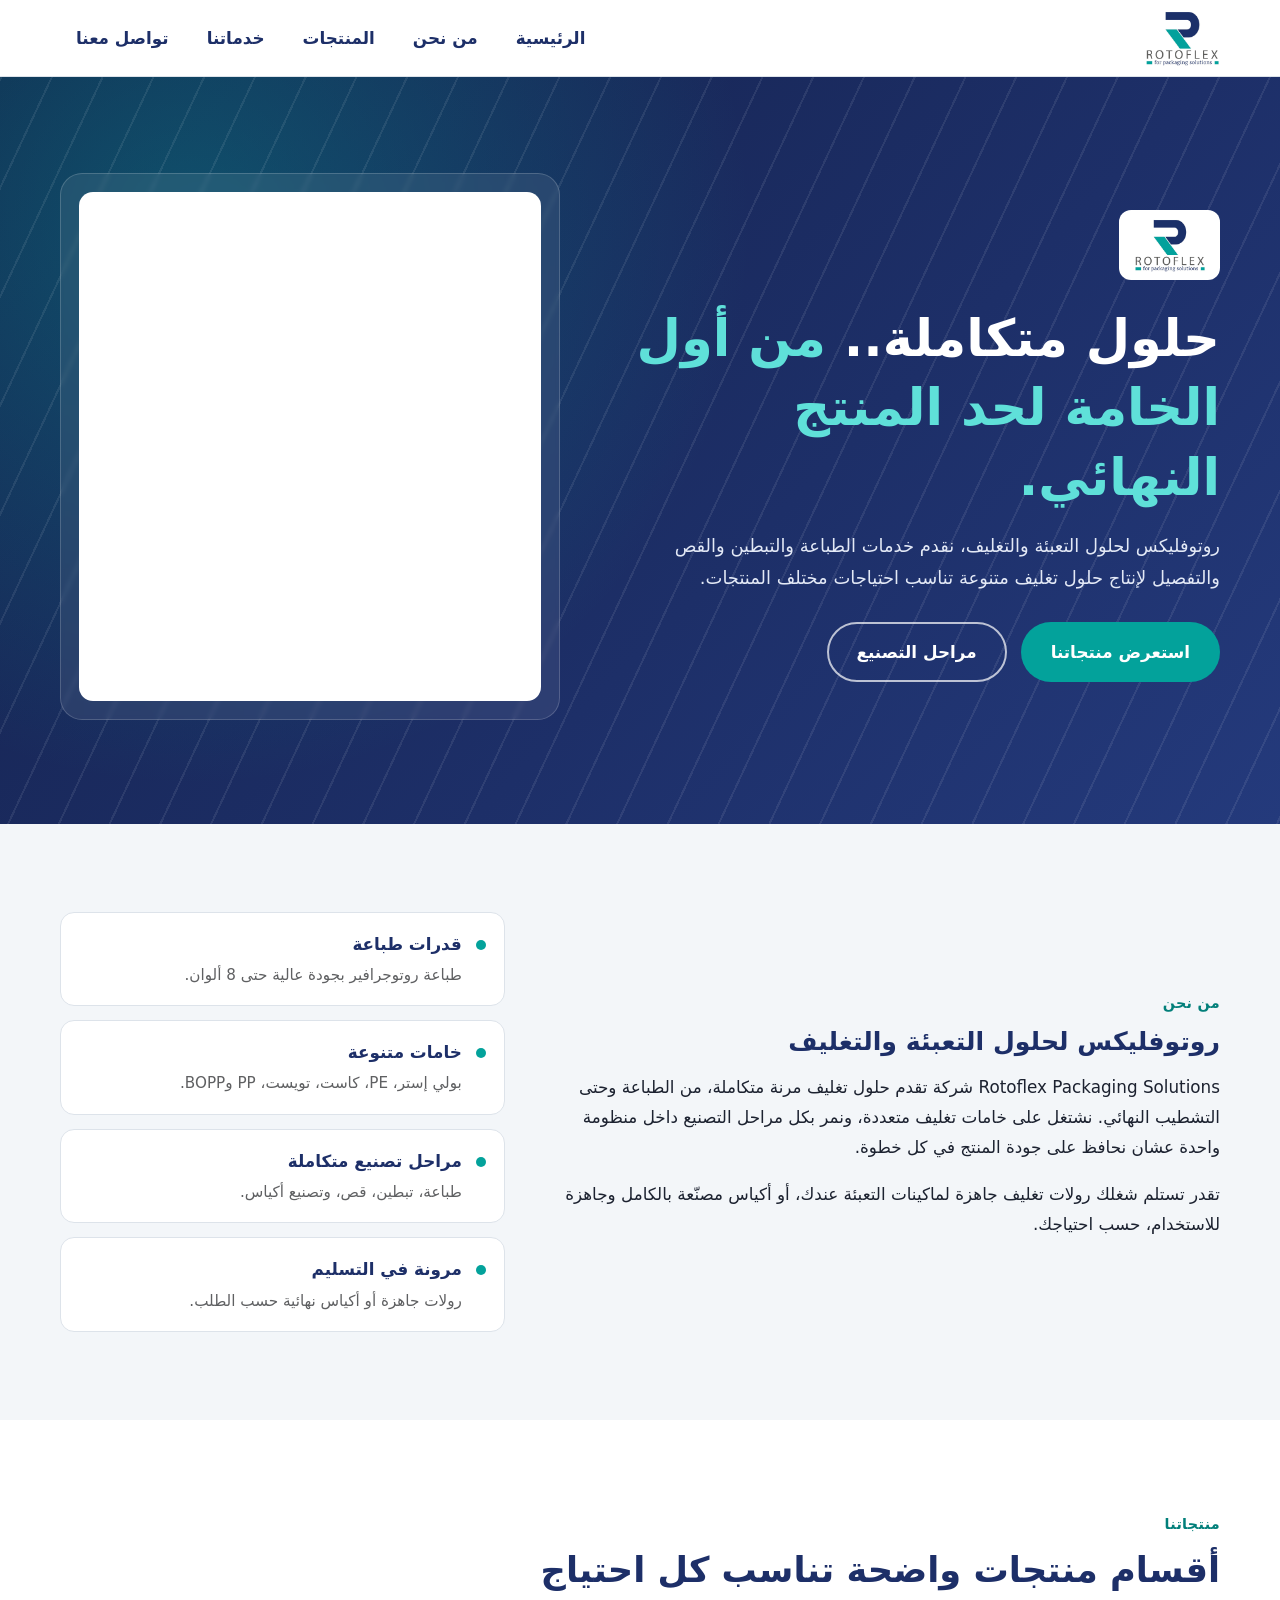
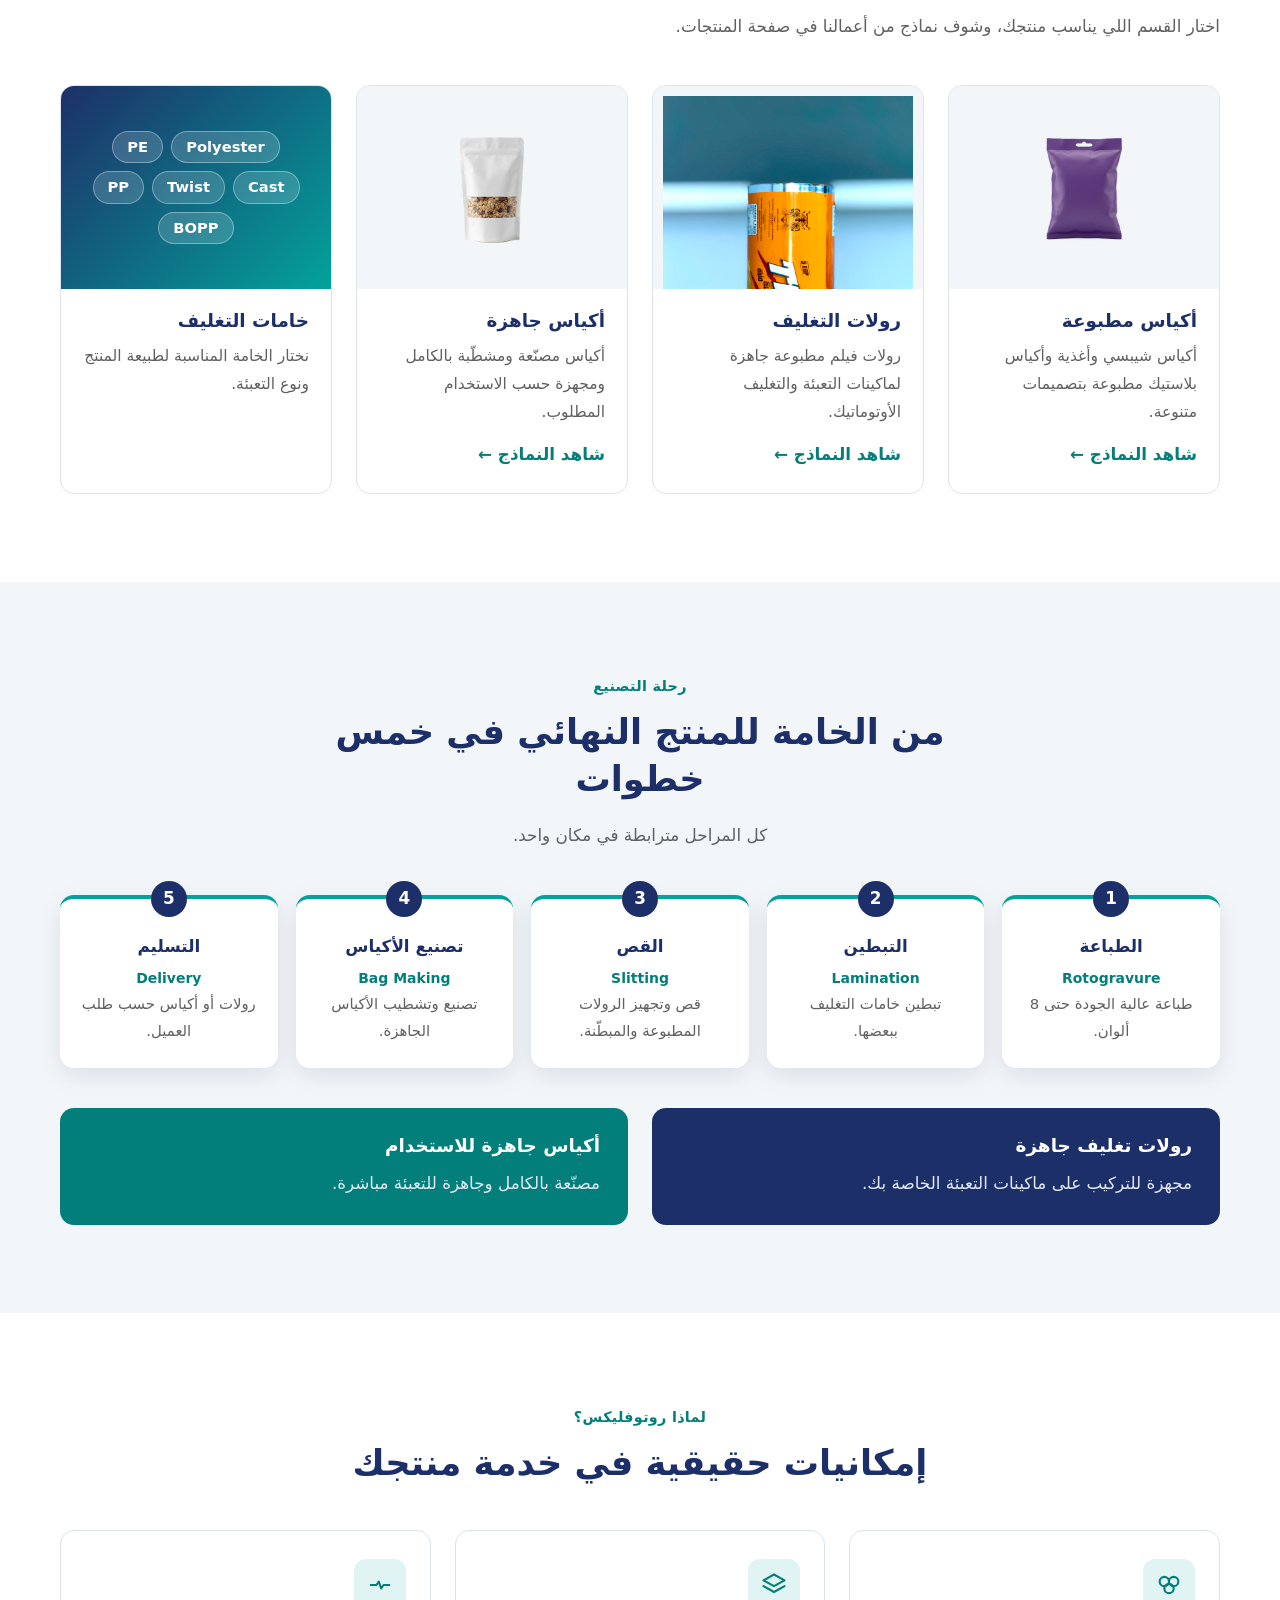
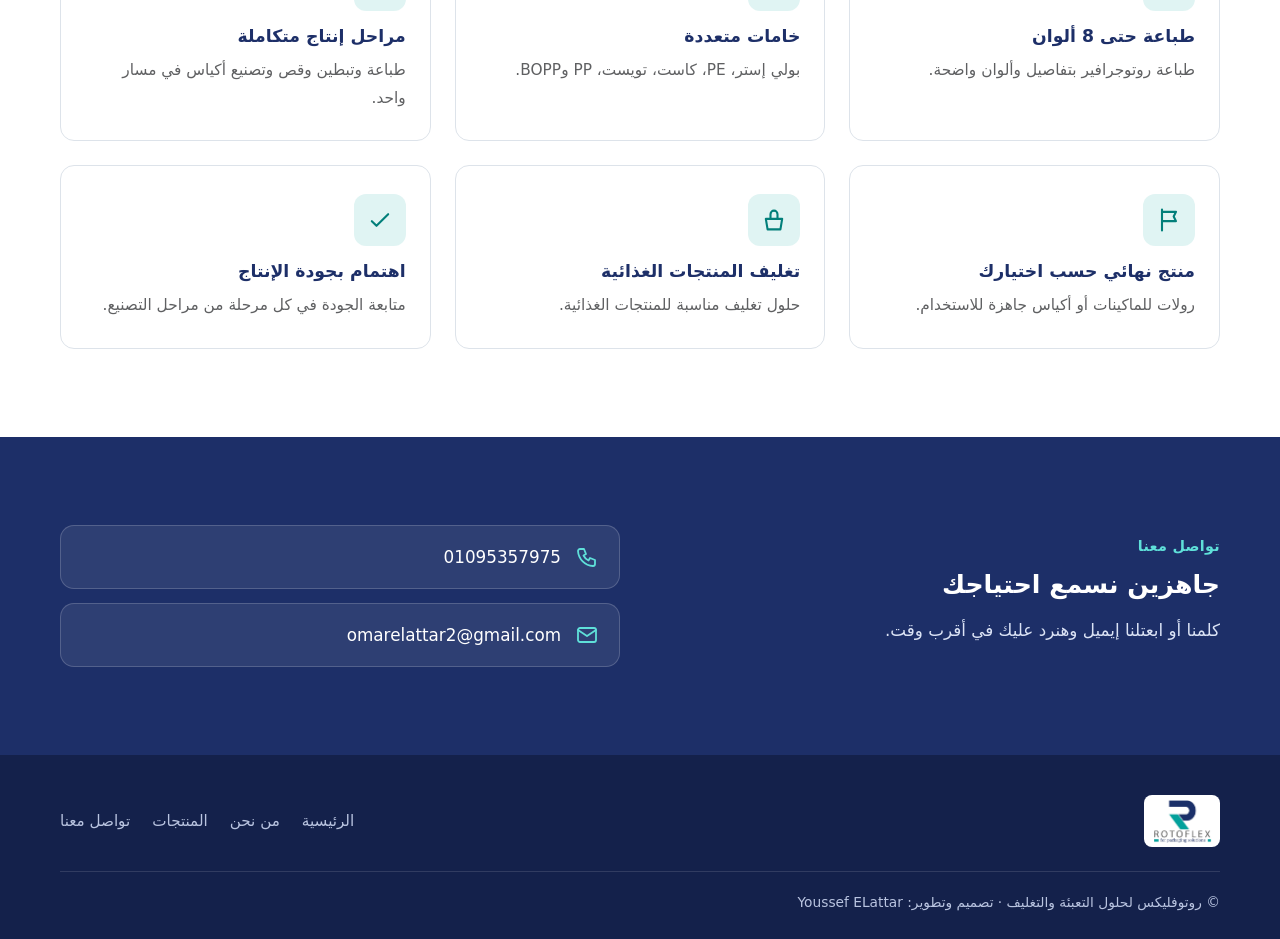
<file: index.html>
<!DOCTYPE html>
<html lang="ar" dir="rtl">

<head>
    <meta charset="UTF-8" />
    <meta name="viewport" content="width=device-width, initial-scale=1" />
    <title>روتوفليكس لحلول التعبئة والتغليف | Rotoflex Packaging Solutions</title>
    <meta name="description" content="روتوفليكس لحلول التعبئة والتغليف: طباعة روتوجرافير حتى 8 ألوان، تبطين، قص وتفصيل، وتصنيع أكياس جاهزة أو رولات تعبئة للماكينات الأوتوماتيك." />
    <meta name="theme-color" content="#1d2f68" />
    <meta property="og:title" content="روتوفليكس لحلول التعبئة والتغليف" />
    <meta property="og:description" content="حلول متكاملة.. من أول الخامة لحد المنتج النهائي." />
    <meta property="og:image" content="img/logo.jpeg" />
    <link rel="icon" href="img/logo.jpeg" />
    <link rel="stylesheet" href="home.css" />
    <link rel="stylesheet" href="responsive.css" />
</head>

<body>

    <header class="site-header">
        <div class="container nav-inner">
            <a class="brand" href="#HOME" aria-label="روتوفليكس - الرئيسية">
                <img src="img/logo.jpeg" alt="شعار روتوفليكس لحلول التعبئة والتغليف" />
            </a>
            <button class="nav-toggle" aria-label="فتح القائمة" aria-expanded="false" aria-controls="nav-links">
                <svg viewBox="0 0 24 24" fill="none" stroke="currentColor" stroke-width="2" stroke-linecap="round"><path d="M4 6h16M4 12h16M4 18h16" /></svg>
            </button>
            <nav id="nav-links" class="nav-links" aria-label="التنقل الرئيسي">
                <a href="#HOME">الرئيسية</a>
                <a href="#About">من نحن</a>
                <a href="#Products">المنتجات</a>
                <a href="#Services">خدماتنا</a>
                <a href="#contact-us">تواصل معنا</a>
            </nav>
        </div>
    </header>

    <main>
        <!-- ===== HERO ===== -->
        <section id="HOME" class="hero">
            <div class="container hero-grid">
                <div>
                    <span class="hero-logo-badge"><img src="img/logo.jpeg" alt="روتوفليكس" /></span>
                    <h1>حلول متكاملة.. <span>من أول الخامة لحد المنتج النهائي.</span></h1>
                    <p>روتوفليكس لحلول التعبئة والتغليف، نقدم خدمات الطباعة والتبطين والقص والتفصيل لإنتاج حلول تغليف متنوعة تناسب احتياجات مختلف المنتجات.</p>
                    <div class="hero-actions">
                        <a class="btn btn--primary" href="#Products">استعرض منتجاتنا</a>
                        <a class="btn btn--ghost" href="#Services">مراحل التصنيع</a>
                    </div>
                </div>
                <div class="hero-visual" aria-label="نماذج من منتجاتنا">
                    <div class="slideshow">
                        <img class="slide" src="img/green zipper2.png" alt="كيس تغليف بسوستة" />
                        <img class="slide" src="img/purpel.png" alt="كيس سناكس مطبوع" />
                        <img class="slide" src="img/twist plain.png" alt="تغليف تويست" />
                    </div>
                </div>
            </div>
        </section>

        <!-- ===== ABOUT ===== -->
        <section id="About" class="section section--soft">
            <div class="container about-grid">
                <div class="reveal">
                    <span class="eyebrow">من نحن</span>
                    <h2>روتوفليكس لحلول التعبئة والتغليف</h2>
                    <p>Rotoflex Packaging Solutions شركة تقدم حلول تغليف مرنة متكاملة، من الطباعة وحتى التشطيب النهائي. نشتغل على خامات تغليف متعددة، ونمر بكل مراحل التصنيع داخل منظومة واحدة عشان نحافظ على جودة المنتج في كل خطوة.</p>
                    <p>تقدر تستلم شغلك رولات تغليف جاهزة لماكينات التعبئة عندك، أو أكياس مصنّعة بالكامل وجاهزة للاستخدام، حسب احتياجك.</p>
                </div>
                <ul class="about-points reveal">
                    <li><span class="dot"></span><div><strong>قدرات طباعة</strong><span>طباعة روتوجرافير بجودة عالية حتى 8 ألوان.</span></div></li>
                    <li><span class="dot"></span><div><strong>خامات متنوعة</strong><span>بولي إستر، PE، كاست، تويست، PP وBOPP.</span></div></li>
                    <li><span class="dot"></span><div><strong>مراحل تصنيع متكاملة</strong><span>طباعة، تبطين، قص، وتصنيع أكياس.</span></div></li>
                    <li><span class="dot"></span><div><strong>مرونة في التسليم</strong><span>رولات جاهزة أو أكياس نهائية حسب الطلب.</span></div></li>
                </ul>
            </div>
        </section>

        <!-- ===== PRODUCTS ===== -->
        <section id="Products" class="section">
            <div class="container">
                <div class="section-head reveal">
                    <span class="eyebrow">منتجاتنا</span>
                    <h2>أقسام منتجات واضحة تناسب كل احتياج</h2>
                    <p>اختار القسم اللي يناسب منتجك، وشوف نماذج من أعمالنا في صفحة المنتجات.</p>
                </div>
                <div class="cat-grid">
                    <a class="cat-card reveal" href="products.html">
                        <div class="cat-media"><img src="img/purpel.png" alt="كيس سناكس مطبوع" loading="lazy" /></div>
                        <div class="cat-body">
                            <h3>أكياس مطبوعة</h3>
                            <p>أكياس شيبسي وأغذية وأكياس بلاستيك مطبوعة بتصميمات متنوعة.</p>
                            <span class="cat-link">شاهد النماذج ←</span>
                        </div>
                    </a>
                    <a class="cat-card reveal" href="products.html#rolls">
                        <div class="cat-media"><img src="img/Taiger cheese.jpeg" alt="رول تغليف مطبوع" loading="lazy" /></div>
                        <div class="cat-body">
                            <h3>رولات التغليف</h3>
                            <p>رولات فيلم مطبوعة جاهزة لماكينات التعبئة والتغليف الأوتوماتيك.</p>
                            <span class="cat-link">شاهد النماذج ←</span>
                        </div>
                    </a>
                    <a class="cat-card reveal" href="products.html#ready">
                        <div class="cat-media"><img src="img/white zipper.png" alt="كيس جاهز بسوستة" loading="lazy" /></div>
                        <div class="cat-body">
                            <h3>أكياس جاهزة</h3>
                            <p>أكياس مصنّعة ومشطّبة بالكامل ومجهزة حسب الاستخدام المطلوب.</p>
                            <span class="cat-link">شاهد النماذج ←</span>
                        </div>
                    </a>
                    <div class="cat-card reveal">
                        <div class="cat-media cat-media--materials">
                            <ul aria-label="خامات التغليف">
                                <li>Polyester</li><li>PE</li><li>Cast</li><li>Twist</li><li>PP</li><li>BOPP</li>
                            </ul>
                        </div>
                        <div class="cat-body">
                            <h3>خامات التغليف</h3>
                            <p>نختار الخامة المناسبة لطبيعة المنتج ونوع التعبئة.</p>
                        </div>
                    </div>
                </div>
            </div>
        </section>

        <!-- ===== SERVICES / JOURNEY ===== -->
        <section id="Services" class="section section--soft">
            <div class="container">
                <div class="section-head section-head--center reveal">
                    <span class="eyebrow">رحلة التصنيع</span>
                    <h2>من الخامة للمنتج النهائي في خمس خطوات</h2>
                    <p>كل المراحل مترابطة في مكان واحد.</p>
                </div>
                <ol class="journey" style="list-style:none;padding:0;margin:0">
                    <li class="step reveal"><h3>الطباعة</h3><small>Rotogravure</small><p>طباعة عالية الجودة حتى 8 ألوان.</p></li>
                    <li class="step reveal"><h3>التبطين</h3><small>Lamination</small><p>تبطين خامات التغليف ببعضها.</p></li>
                    <li class="step reveal"><h3>القص</h3><small>Slitting</small><p>قص وتجهيز الرولات المطبوعة والمبطّنة.</p></li>
                    <li class="step reveal"><h3>تصنيع الأكياس</h3><small>Bag Making</small><p>تصنيع وتشطيب الأكياس الجاهزة.</p></li>
                    <li class="step reveal"><h3>التسليم</h3><small>Delivery</small><p>رولات أو أكياس حسب طلب العميل.</p></li>
                </ol>
                <div class="outputs">
                    <div class="output reveal"><h3>رولات تغليف جاهزة</h3><p>مجهزة للتركيب على ماكينات التعبئة الخاصة بك.</p></div>
                    <div class="output reveal"><h3>أكياس جاهزة للاستخدام</h3><p>مصنّعة بالكامل وجاهزة للتعبئة مباشرة.</p></div>
                </div>
            </div>
        </section>

        <!-- ===== WHY ===== -->
        <section id="Why" class="section">
            <div class="container">
                <div class="section-head section-head--center reveal">
                    <span class="eyebrow">لماذا روتوفليكس؟</span>
                    <h2>إمكانيات حقيقية في خدمة منتجك</h2>
                </div>
                <div class="why-grid">
                    <article class="why-card reveal">
                        <div class="why-icon"><svg viewBox="0 0 24 24" fill="none" stroke="currentColor" stroke-width="1.8" stroke-linecap="round" stroke-linejoin="round" aria-hidden="true"><circle cx="8" cy="9" r="4"/><circle cx="16" cy="9" r="4"/><circle cx="12" cy="15" r="4"/></svg></div>
                        <h3>طباعة حتى 8 ألوان</h3><p>طباعة روتوجرافير بتفاصيل وألوان واضحة.</p>
                    </article>
                    <article class="why-card reveal">
                        <div class="why-icon"><svg viewBox="0 0 24 24" fill="none" stroke="currentColor" stroke-width="1.8" stroke-linecap="round" stroke-linejoin="round" aria-hidden="true"><path d="M12 3l9 5-9 5-9-5 9-5z"/><path d="M3 13l9 5 9-5"/></svg></div>
                        <h3>خامات متعددة</h3><p>بولي إستر، PE، كاست، تويست، PP وBOPP.</p>
                    </article>
                    <article class="why-card reveal">
                        <div class="why-icon"><svg viewBox="0 0 24 24" fill="none" stroke="currentColor" stroke-width="1.8" stroke-linecap="round" stroke-linejoin="round" aria-hidden="true"><path d="M4 12h5l2-3 2 6 2-3h5"/></svg></div>
                        <h3>مراحل إنتاج متكاملة</h3><p>طباعة وتبطين وقص وتصنيع أكياس في مسار واحد.</p>
                    </article>
                    <article class="why-card reveal">
                        <div class="why-icon"><svg viewBox="0 0 24 24" fill="none" stroke="currentColor" stroke-width="1.8" stroke-linecap="round" stroke-linejoin="round" aria-hidden="true"><path d="M6 3v18M6 5h12l-2 4 2 4H6"/></svg></div>
                        <h3>منتج نهائي حسب اختيارك</h3><p>رولات للماكينات أو أكياس جاهزة للاستخدام.</p>
                    </article>
                    <article class="why-card reveal">
                        <div class="why-icon"><svg viewBox="0 0 24 24" fill="none" stroke="currentColor" stroke-width="1.8" stroke-linecap="round" stroke-linejoin="round" aria-hidden="true"><path d="M5 11h14l-1.5 9h-11L5 11z"/><path d="M9 11V7a3 3 0 016 0v4"/></svg></div>
                        <h3>تغليف المنتجات الغذائية</h3><p>حلول تغليف مناسبة للمنتجات الغذائية.</p>
                    </article>
                    <article class="why-card reveal">
                        <div class="why-icon"><svg viewBox="0 0 24 24" fill="none" stroke="currentColor" stroke-width="1.8" stroke-linecap="round" stroke-linejoin="round" aria-hidden="true"><path d="M5 13l4 4L19 7"/></svg></div>
                        <h3>اهتمام بجودة الإنتاج</h3><p>متابعة الجودة في كل مرحلة من مراحل التصنيع.</p>
                    </article>
                </div>
            </div>
        </section>

        <!-- ===== CONTACT ===== -->
        <section id="contact-us" class="section contact">
            <div class="container contact-grid">
                <div class="reveal">
                    <span class="eyebrow" style="color:#5fe0d9">تواصل معنا</span>
                    <h2>جاهزين نسمع احتياجك</h2>
                    <p>كلمنا أو ابعتلنا إيميل وهنرد عليك في أقرب وقت.</p>
                </div>
                <div class="contact-list reveal">
                    <a href="tel:01095357975">
                        <svg viewBox="0 0 24 24" fill="none" stroke="currentColor" stroke-width="1.8" stroke-linecap="round" stroke-linejoin="round" aria-hidden="true"><path d="M5 4h4l2 5-2.5 1.5a11 11 0 005 5L15 13l5 2v4a2 2 0 01-2 2A16 16 0 013 6a2 2 0 012-2z"/></svg>
                        <span>01095357975</span>
                    </a>
                    <a href="mailto:omarelattar2@gmail.com">
                        <svg viewBox="0 0 24 24" fill="none" stroke="currentColor" stroke-width="1.8" stroke-linecap="round" stroke-linejoin="round" aria-hidden="true"><rect x="3" y="5" width="18" height="14" rx="2"/><path d="M3 7l9 6 9-6"/></svg>
                        <span>omarelattar2@gmail.com</span>
                    </a>
                </div>
            </div>
        </section>
    </main>

    <footer class="site-footer">
        <div class="container">
            <div class="footer-top">
                <div class="footer-brand"><img src="img/logo.jpeg" alt="روتوفليكس" /></div>
                <nav class="footer-links" aria-label="روابط التذييل">
                    <a href="#HOME">الرئيسية</a>
                    <a href="#About">من نحن</a>
                    <a href="products.html">المنتجات</a>
                    <a href="#contact-us">تواصل معنا</a>
                </nav>
            </div>
            <div class="footer-bottom">© روتوفليكس لحلول التعبئة والتغليف · تصميم وتطوير: Youssef ELattar</div>
        </div>
    </footer>

    <script src="script.js"></script>
</body>

</html>
</file>
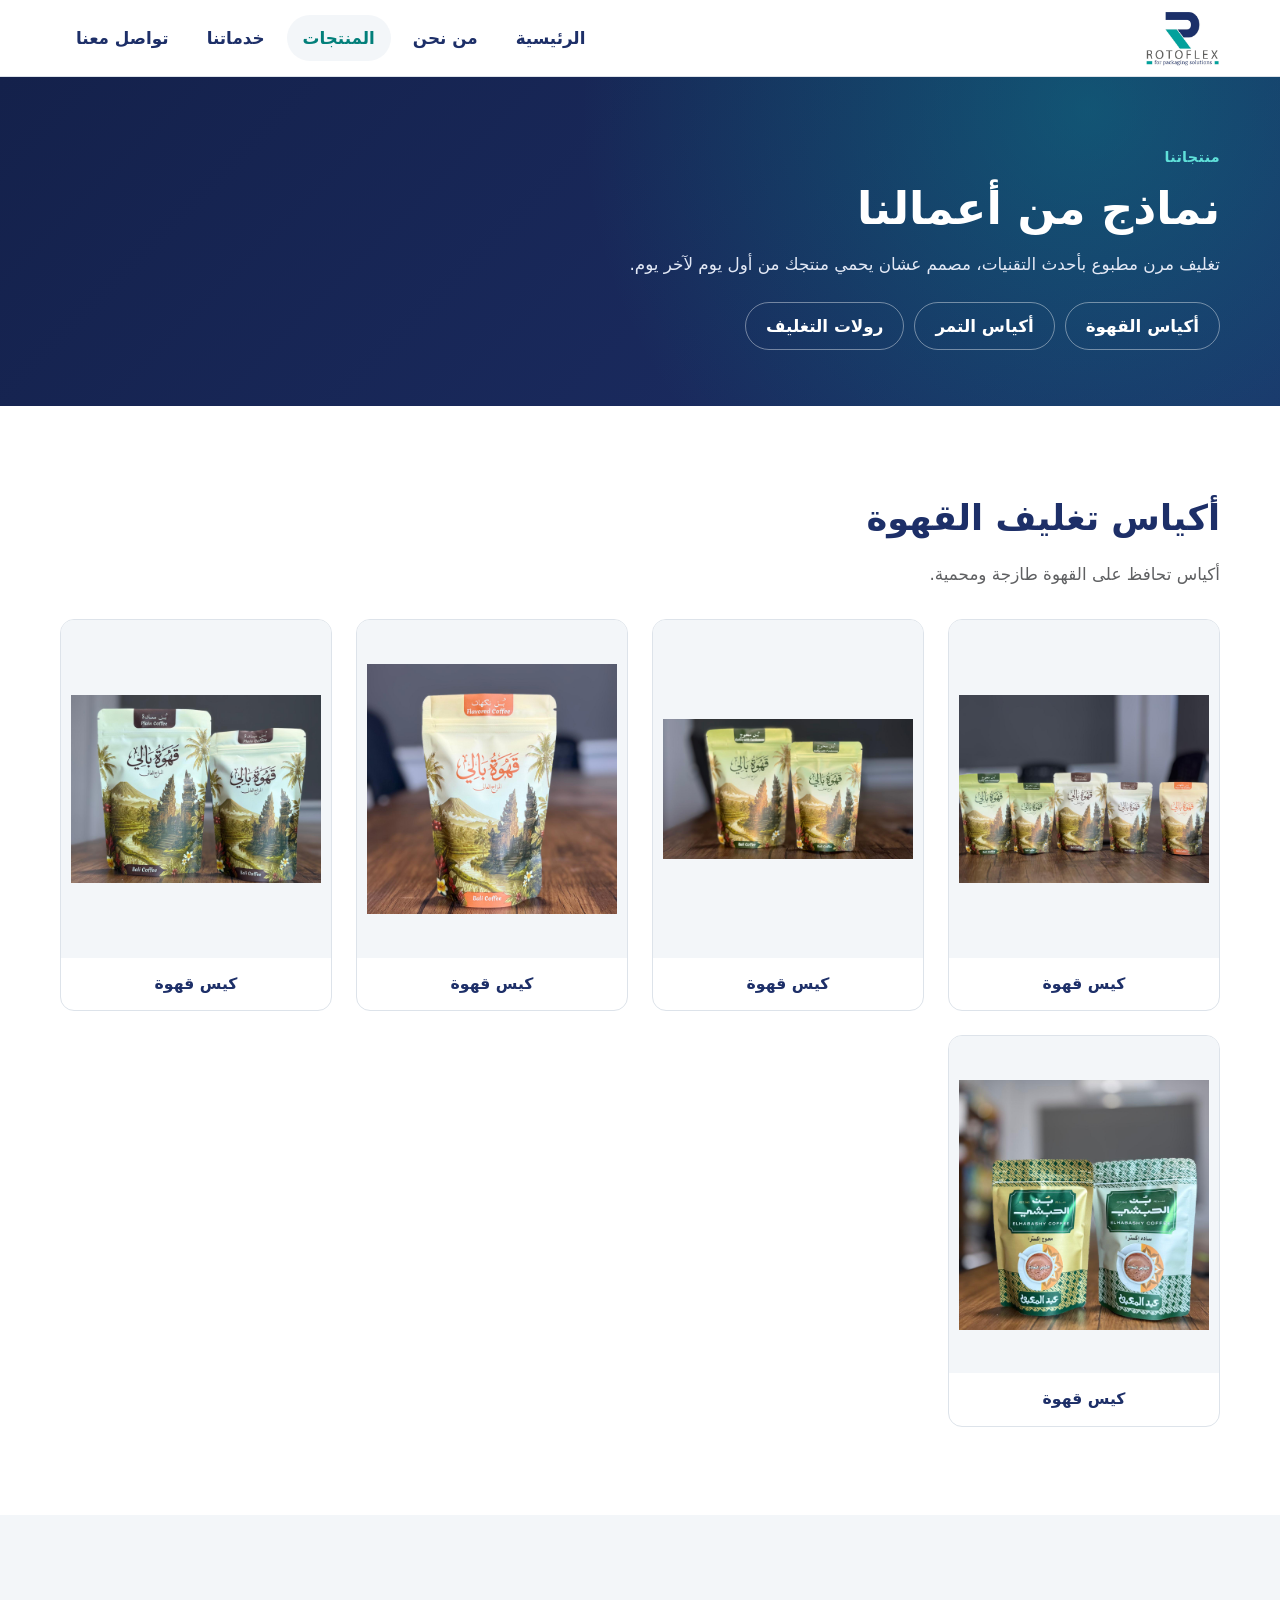
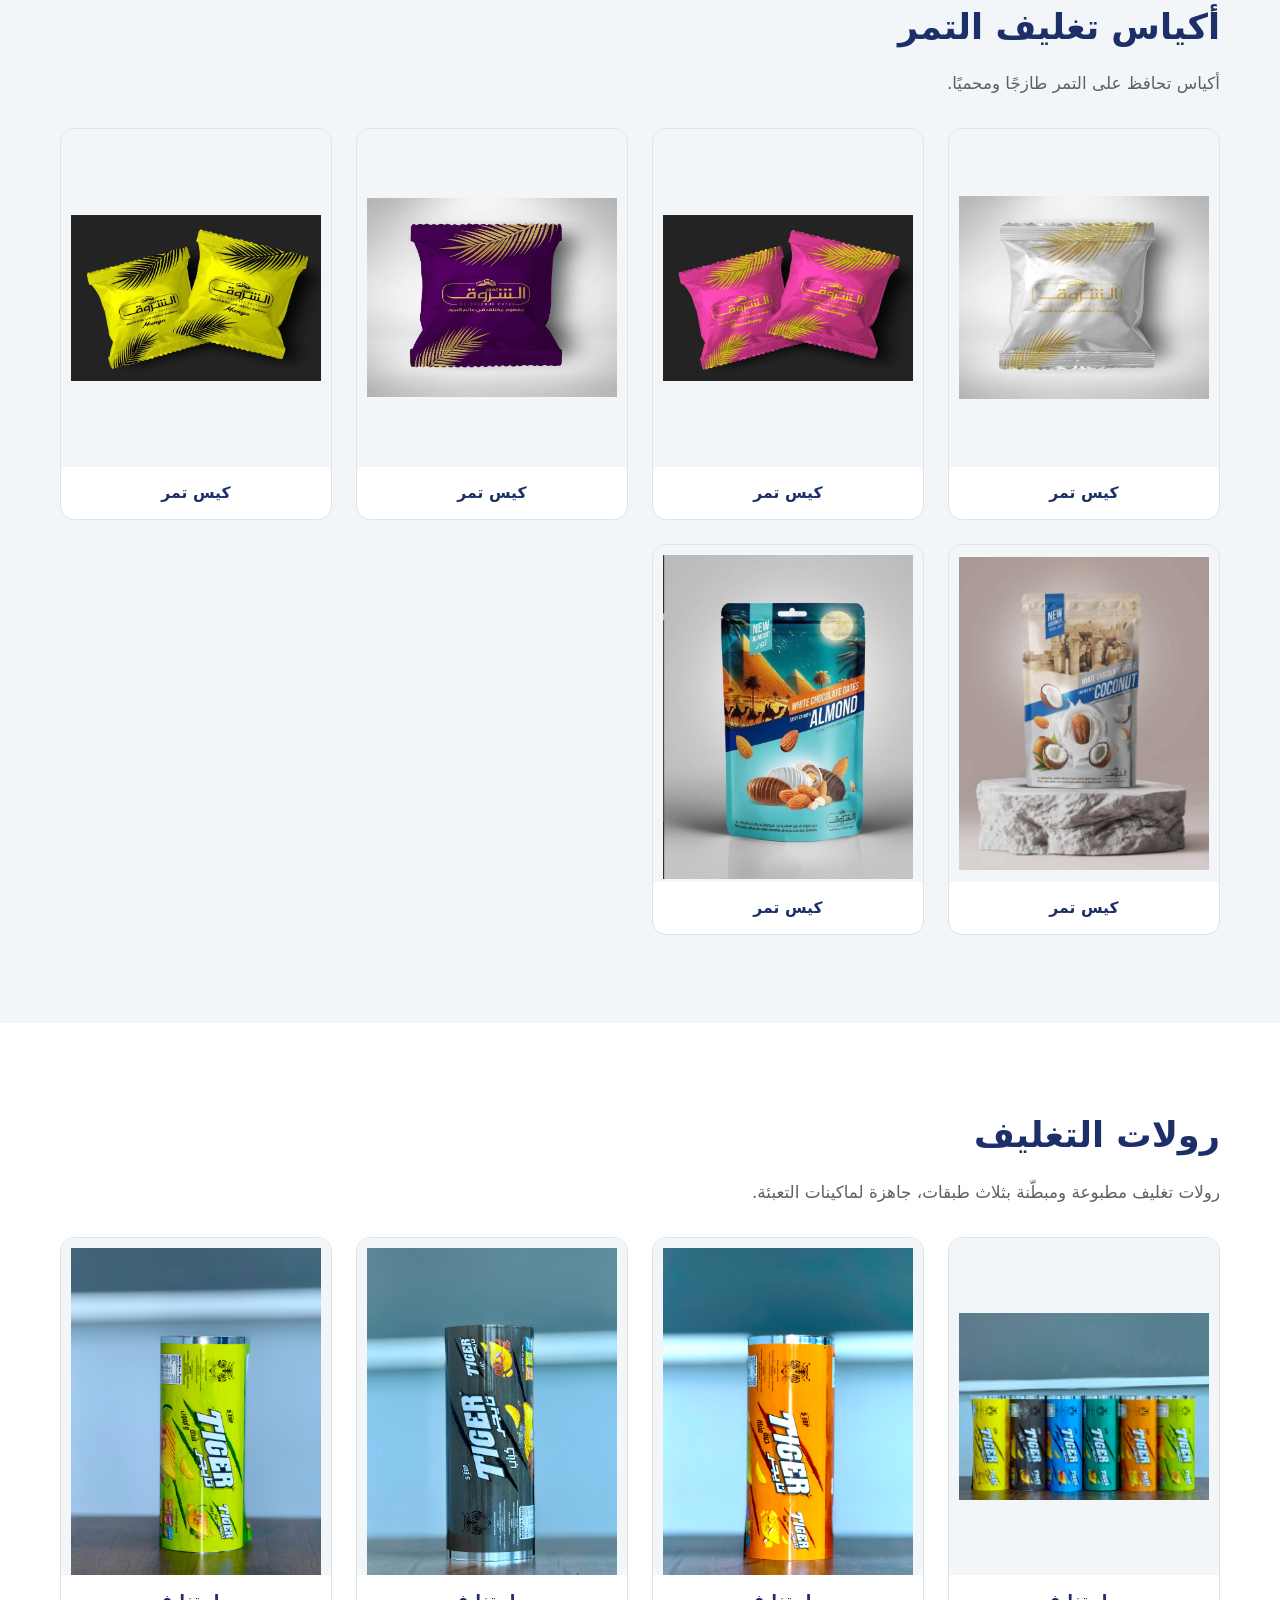
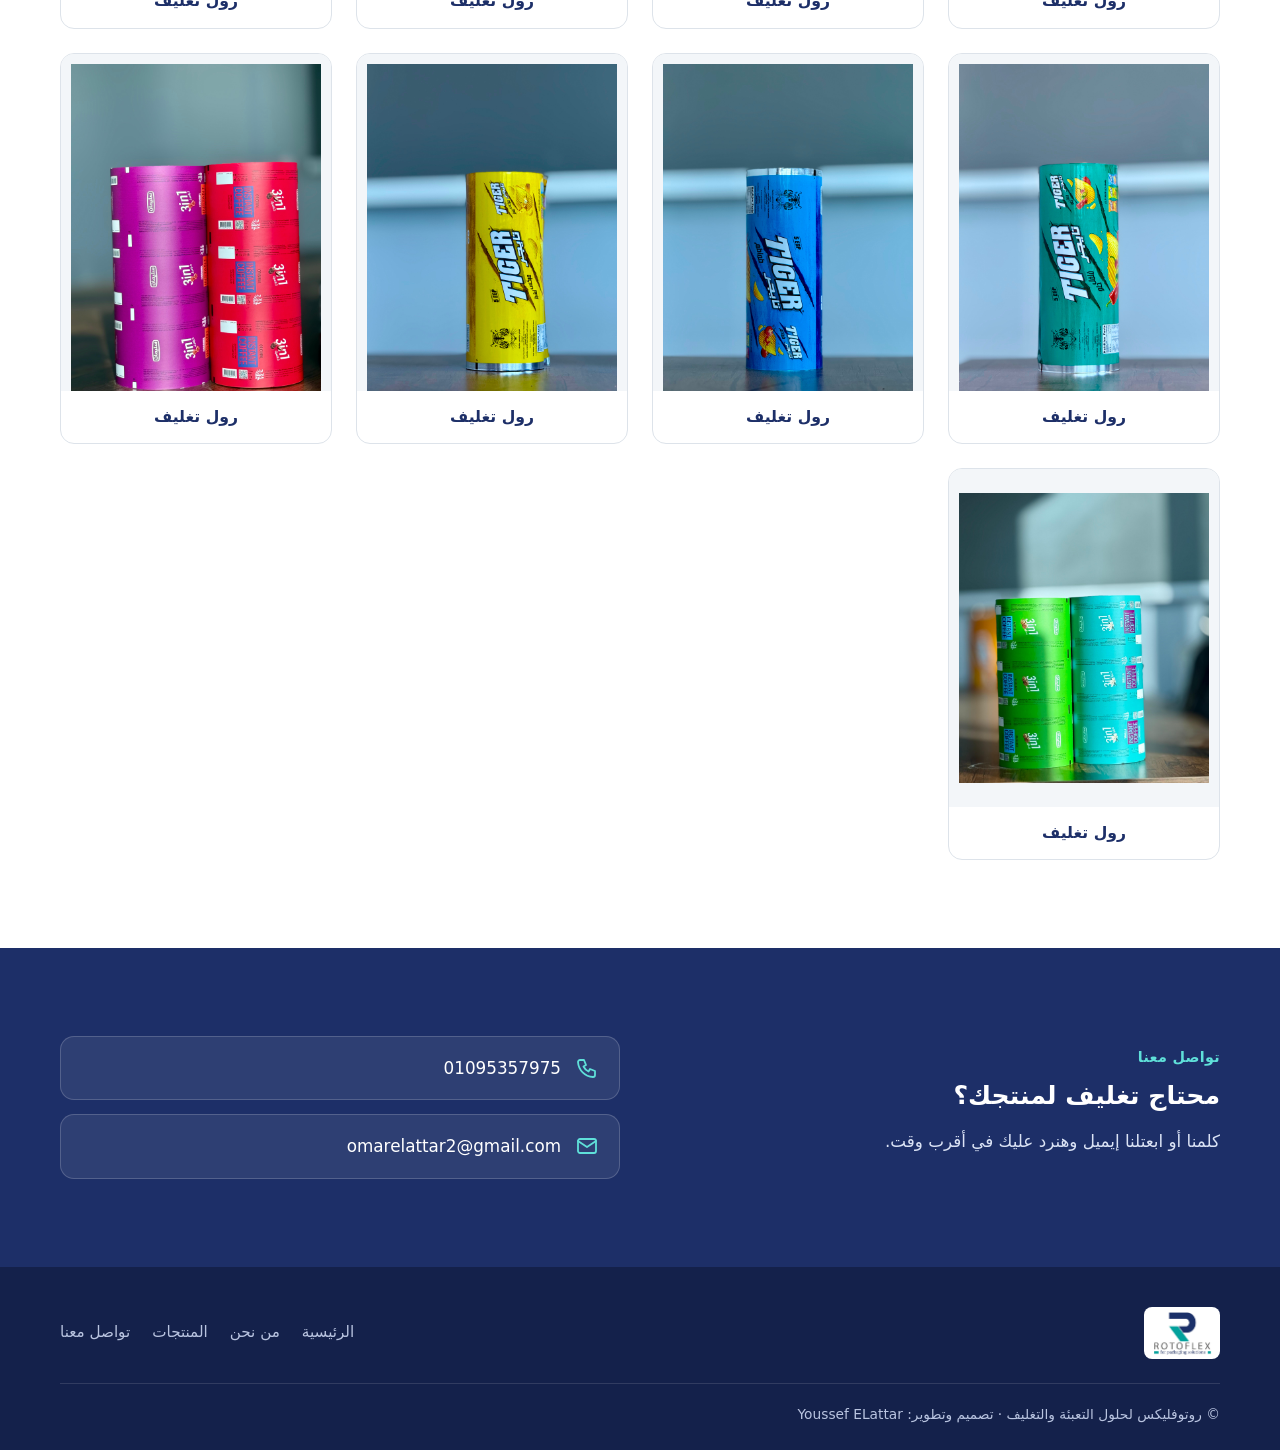
<file: products.html>
<!DOCTYPE html>
<html lang="ar" dir="rtl">

<head>
    <meta charset="UTF-8" />
    <meta name="viewport" content="width=device-width, initial-scale=1" />
    <title>المنتجات | روتوفليكس لحلول التعبئة والتغليف</title>
    <meta name="description" content="نماذج من أعمال روتوفليكس: أكياس تغليف مطبوعة، أكياس جاهزة، ورولات تعبئة مطبوعة لماكينات التعبئة الأوتوماتيك." />
    <meta name="theme-color" content="#1d2f68" />
    <link rel="icon" href="img/logo.jpeg" />
    <link rel="stylesheet" href="home.css" />
    <link rel="stylesheet" href="products.css" />
    <link rel="stylesheet" href="responsive.css" />
</head>

<body>

    <header class="site-header">
        <div class="container nav-inner">
            <a class="brand" href="index.html#HOME" aria-label="روتوفليكس - الرئيسية">
                <img src="img/logo.jpeg" alt="شعار روتوفليكس لحلول التعبئة والتغليف" />
            </a>
            <button class="nav-toggle" aria-label="فتح القائمة" aria-expanded="false" aria-controls="nav-links">
                <svg viewBox="0 0 24 24" fill="none" stroke="currentColor" stroke-width="2" stroke-linecap="round"><path d="M4 6h16M4 12h16M4 18h16" /></svg>
            </button>
            <nav id="nav-links" class="nav-links" aria-label="التنقل الرئيسي">
                <a href="index.html#HOME">الرئيسية</a>
                <a href="index.html#About">من نحن</a>
                <a href="products.html" aria-current="page">المنتجات</a>
                <a href="index.html#Services">خدماتنا</a>
                <a href="#contact-us">تواصل معنا</a>
            </nav>
        </div>
    </header>

    <main>
        <section id="Products" class="page-hero">
            <div class="container">
                <span class="eyebrow" style="color:#5fe0d9">منتجاتنا</span>
                <h1>نماذج من أعمالنا</h1>
                <p>تغليف مرن مطبوع بأحدث التقنيات، مصمم عشان يحمي منتجك من أول يوم لآخر يوم.</p>
                <nav class="chips" aria-label="أقسام المنتجات">
                    <a href="#ready">أكياس القهوة</a>
                    <a href="#dates">أكياس التمر</a>
                    <a href="#rolls">رولات التغليف</a>
                </nav>
            </div>
        </section>

        <section id="ready" class="section">
            <div class="container">
                <div class="section-head">
                    <h2>أكياس تغليف القهوة</h2>
                    <p>أكياس تحافظ على القهوة طازجة ومحمية.</p>
                </div>
                <div class="p-grid">
                    <figure class="p-card"><div class="p-media"><img src="img/Image 2026-08-17 at 5.00.10 PM.jpeg" alt="كيس تغليف قهوة مطبوع" loading="lazy" /></div><figcaption>كيس قهوة</figcaption></figure>
                    <figure class="p-card"><div class="p-media"><img src="img/WhatsApp Image 2026-08-17 at 5.00.10 PM (1).jpeg" alt="كيس تغليف قهوة مطبوع" loading="lazy" /></div><figcaption>كيس قهوة</figcaption></figure>
                    <figure class="p-card"><div class="p-media"><img src="img/WhatsApp Image 2026-08-17 at 5.00.10 PM (1)3.jpeg" alt="كيس تغليف قهوة مطبوع" loading="lazy" /></div><figcaption>كيس قهوة</figcaption></figure>
                    <figure class="p-card"><div class="p-media"><img src="img/بالي ساده.jpeg" alt="كيس تغليف قهوة مطبوع" loading="lazy" /></div><figcaption>كيس قهوة</figcaption></figure>
                    <figure class="p-card"><div class="p-media"><img src="img/حبشي محوج و سادة.jpeg" alt="كيس تغليف قهوة مطبوع" loading="lazy" /></div><figcaption>كيس قهوة</figcaption></figure>
                </div>
            </div>
        </section>

        <section id="dates" class="section section--soft">
            <div class="container">
                <div class="section-head">
                    <h2>أكياس تغليف التمر</h2>
                    <p>أكياس تحافظ على التمر طازجًا ومحميًا.</p>
                </div>
                <div class="p-grid">
                    <figure class="p-card"><div class="p-media"><img src="img/الشروق جوز الهند.jpeg" alt="كيس تغليف تمر مطبوع" loading="lazy" /></div><figcaption>كيس تمر</figcaption></figure>
                    <figure class="p-card"><div class="p-media"><img src="img/Elashrok pink.jpeg" alt="كيس تغليف تمر مطبوع" loading="lazy" /></div><figcaption>كيس تمر</figcaption></figure>
                    <figure class="p-card"><div class="p-media"><img src="img/Elashrok purpel.jpeg" alt="كيس تغليف تمر مطبوع" loading="lazy" /></div><figcaption>كيس تمر</figcaption></figure>
                    <figure class="p-card"><div class="p-media"><img src="img/الشروق مانجو.jpeg" alt="كيس تغليف تمر مطبوع" loading="lazy" /></div><figcaption>كيس تمر</figcaption></figure>
                    <figure class="p-card"><div class="p-media"><img src="img/الشروق جوز هند و حليب.jpeg" alt="كيس تغليف تمر مطبوع" loading="lazy" /></div><figcaption>كيس تمر</figcaption></figure>
                    <figure class="p-card"><div class="p-media"><img src="img/الشروق لوز.jpeg" alt="كيس تغليف تمر مطبوع" loading="lazy" /></div><figcaption>كيس تمر</figcaption></figure>
                </div>
            </div>
        </section>

        <section id="rolls" class="section">
            <div class="container">
                <div class="section-head">
                    <h2>رولات التغليف</h2>
                    <p>رولات تغليف مطبوعة ومبطّنة بثلاث طبقات، جاهزة لماكينات التعبئة.</p>
                </div>
                <div class="p-grid">
                    <figure class="p-card"><div class="p-media"><img src="img/Taiger all fleavors.jpeg" alt="رول تغليف مطبوع" loading="lazy" /></div><figcaption>رول تغليف</figcaption></figure>
                    <figure class="p-card"><div class="p-media"><img src="img/Taiger cheese.jpeg" alt="رول تغليف مطبوع" loading="lazy" /></div><figcaption>رول تغليف</figcaption></figure>
                    <figure class="p-card"><div class="p-media"><img src="img/taiger kabab.jpeg" alt="رول تغليف مطبوع" loading="lazy" /></div><figcaption>رول تغليف</figcaption></figure>
                    <figure class="p-card"><div class="p-media"><img src="img/taiger limon.jpeg" alt="رول تغليف مطبوع" loading="lazy" /></div><figcaption>رول تغليف</figcaption></figure>
                    <figure class="p-card"><div class="p-media"><img src="img/taiger sweet cill.jpeg" alt="رول تغليف مطبوع" loading="lazy" /></div><figcaption>رول تغليف</figcaption></figure>
                    <figure class="p-card"><div class="p-media"><img src="img/taiger tomato.jpeg" alt="رول تغليف مطبوع" loading="lazy" /></div><figcaption>رول تغليف</figcaption></figure>
                    <figure class="p-card"><div class="p-media"><img src="img/tiger mixz cheese.jpeg" alt="رول تغليف مطبوع" loading="lazy" /></div><figcaption>رول تغليف</figcaption></figure>
                    <figure class="p-card"><div class="p-media"><img src="img/بن سليمان.jpeg" alt="رول تغليف مطبوع" loading="lazy" /></div><figcaption>رول تغليف</figcaption></figure>
                    <figure class="p-card"><div class="p-media"><img src="img/بن سليمان 2.jpeg" alt="رول تغليف مطبوع" loading="lazy" /></div><figcaption>رول تغليف</figcaption></figure>
                </div>
            </div>
        </section>

        <section id="contact-us" class="section contact">
            <div class="container contact-grid">
                <div>
                    <span class="eyebrow" style="color:#5fe0d9">تواصل معنا</span>
                    <h2>محتاج تغليف لمنتجك؟</h2>
                    <p>كلمنا أو ابعتلنا إيميل وهنرد عليك في أقرب وقت.</p>
                </div>
                <div class="contact-list">
                    <a href="tel:01095357975">
                        <svg viewBox="0 0 24 24" fill="none" stroke="currentColor" stroke-width="1.8" stroke-linecap="round" stroke-linejoin="round" aria-hidden="true"><path d="M5 4h4l2 5-2.5 1.5a11 11 0 005 5L15 13l5 2v4a2 2 0 01-2 2A16 16 0 013 6a2 2 0 012-2z"/></svg>
                        <span>01095357975</span>
                    </a>
                    <a href="mailto:omarelattar2@gmail.com">
                        <svg viewBox="0 0 24 24" fill="none" stroke="currentColor" stroke-width="1.8" stroke-linecap="round" stroke-linejoin="round" aria-hidden="true"><rect x="3" y="5" width="18" height="14" rx="2"/><path d="M3 7l9 6 9-6"/></svg>
                        <span>omarelattar2@gmail.com</span>
                    </a>
                </div>
            </div>
        </section>
    </main>

    <footer class="site-footer">
        <div class="container">
            <div class="footer-top">
                <div class="footer-brand"><img src="img/logo.jpeg" alt="روتوفليكس" /></div>
                <nav class="footer-links" aria-label="روابط التذييل">
                    <a href="index.html#HOME">الرئيسية</a>
                    <a href="index.html#About">من نحن</a>
                    <a href="products.html">المنتجات</a>
                    <a href="#contact-us">تواصل معنا</a>
                </nav>
            </div>
            <div class="footer-bottom">© روتوفليكس لحلول التعبئة والتغليف · تصميم وتطوير: Youssef ELattar</div>
        </div>
    </footer>

    <script src="script.js"></script>
</body>

</html>
</file>
<file: home.css>
/* ==========================================================
   Rotoflex – shared base + home page styles
   Palette taken from the logo: navy, teal, grey
   ========================================================== */
:root {
  --navy: #1d2f68;
  --navy-dark: #14214b;
  --teal: #03a29b;
  --teal-dark: #027f7a;
  --grey: #5f6062;
  --ink: #1c2230;
  --bg: #ffffff;
  --bg-soft: #f3f6f9;
  --line: #dde3ea;
  --radius: 14px;
  --shadow: 0 8px 24px rgba(20, 33, 75, 0.1);
  --shadow-lg: 0 16px 36px rgba(20, 33, 75, 0.18);
  --container: 1160px;
  --font: "Segoe UI", Tahoma, "Noto Sans Arabic", system-ui, -apple-system, Arial, sans-serif;
}

*, *::before, *::after { box-sizing: border-box; }
html { scroll-behavior: smooth; scroll-padding-top: 84px; }
body {
  margin: 0;
  font-family: var(--font);
  color: var(--ink);
  background: var(--bg);
  line-height: 1.8;
  font-size: 1.05rem;
}
img { max-width: 100%; height: auto; }
a { color: inherit; text-decoration: none; }
h1, h2, h3, h4 { line-height: 1.35; margin: 0 0 .5em; color: var(--navy); }
p { margin: 0 0 1em; }
ul { margin: 0; padding: 0; list-style: none; }

.container { width: min(var(--container), 92%); margin-inline: auto; }
.section { padding: 88px 0; }
.section--soft { background: var(--bg-soft); }
.eyebrow {
  display: inline-block; color: var(--teal-dark); font-weight: 700;
  font-size: .9rem; letter-spacing: .02em; margin-bottom: 8px;
}
.section-head { max-width: 680px; margin-bottom: 44px; }
.section-head h2 { font-size: clamp(1.6rem, 3vw, 2.2rem); }
.section-head p { color: var(--grey); }
.section-head--center { margin-inline: auto; text-align: center; }

:focus-visible { outline: 3px solid var(--teal); outline-offset: 3px; }

/* ---------- buttons ---------- */
.btn {
  display: inline-flex; align-items: center; gap: 8px;
  padding: 13px 28px; border-radius: 999px; border: 2px solid transparent;
  font: inherit; font-weight: 700; cursor: pointer;
  transition: background .25s, color .25s, transform .25s, box-shadow .25s;
}
.btn--primary { background: var(--teal); color: #fff; }
.btn--primary:hover { background: var(--teal-dark); transform: translateY(-2px); box-shadow: var(--shadow); }
.btn--ghost { border-color: rgba(255,255,255,.7); color: #fff; }
.btn--ghost:hover { background: #fff; color: var(--navy); }

/* ---------- navbar ---------- */
.site-header {
  position: sticky; top: 0; z-index: 50; background: #fff;
  border-bottom: 1px solid var(--line); transition: box-shadow .3s;
}
.site-header.is-scrolled { box-shadow: 0 4px 18px rgba(20, 33, 75, .12); }
.nav-inner { display: flex; align-items: center; justify-content: space-between; height: 76px; }
.brand { display: flex; align-items: center; gap: 10px; }
.brand img { height: 56px; width: auto; display: block; }
.nav-links { display: flex; align-items: center; gap: 6px; }
.nav-links a {
  padding: 8px 16px; border-radius: 999px; font-weight: 600; color: var(--navy);
  transition: background .2s, color .2s;
}
.nav-links a:hover, .nav-links a[aria-current="page"] { background: var(--bg-soft); color: var(--teal-dark); }
.nav-toggle {
  display: none; background: none; border: 0; padding: 8px; cursor: pointer; color: var(--navy);
}
.nav-toggle svg { width: 28px; height: 28px; display: block; }

/* ---------- hero ---------- */
.hero {
  position: relative; color: #fff; overflow: hidden;
  background:
    radial-gradient(circle at 15% 20%, rgba(3,162,155,.35), transparent 45%),
    linear-gradient(135deg, var(--navy-dark), var(--navy) 60%, #243a7c);
  padding: 96px 0 104px;
}
/* subtle "film roll" lines motif */
.hero::before {
  content: ""; position: absolute; inset: 0; opacity: .08;
  background: repeating-linear-gradient(115deg, #fff 0 2px, transparent 2px 46px);
}
.hero-grid { position: relative; display: grid; grid-template-columns: 1.1fr .9fr; gap: 48px; align-items: center; }
.hero h1 { color: #fff; font-size: clamp(2rem, 4.4vw, 3.2rem); margin-bottom: 18px; }
.hero h1 span { color: #5fe0d9; }
.hero p { color: #e3e9f6; max-width: 560px; font-size: 1.12rem; }
.hero-actions { display: flex; flex-wrap: wrap; gap: 14px; margin-top: 28px; }
.hero-logo-badge {
  display: inline-flex; background: #fff; border-radius: 12px; padding: 8px 14px; margin-bottom: 24px;
}
.hero-logo-badge img { height: 54px; width: auto; display: block; }

.hero-visual {
  position: relative; background: rgba(255,255,255,.08);
  border: 1px solid rgba(255,255,255,.18); border-radius: 22px; padding: 18px;
  backdrop-filter: blur(2px);
}
.slideshow {
  position: relative; aspect-ratio: 4 / 4.4; border-radius: 14px; overflow: hidden; background: #fff;
}
.slide {
  position: absolute; inset: 0; width: 100%; height: 100%; object-fit: contain;
  opacity: 0; animation: fade 15s infinite;
}
.slide:nth-child(1) { animation-delay: 0s; }
.slide:nth-child(2) { animation-delay: 5s; }
.slide:nth-child(3) { animation-delay: 10s; }
@keyframes fade {
  0% { opacity: 0; } 6% { opacity: 1; } 31% { opacity: 1; } 37% { opacity: 0; } 100% { opacity: 0; }
}

/* ---------- product categories (home) ---------- */
.cat-grid { display: grid; grid-template-columns: repeat(4, 1fr); gap: 24px; }
.cat-card {
  display: flex; flex-direction: column; background: #fff; border: 1px solid var(--line);
  border-radius: var(--radius); overflow: hidden;
  transition: transform .3s, box-shadow .3s, border-color .3s;
}
.cat-card:hover { transform: translateY(-6px); box-shadow: var(--shadow-lg); border-color: var(--teal); }
.cat-media {
  aspect-ratio: 4 / 3; background: var(--bg-soft); display: grid; place-items: center; overflow: hidden;
}
.cat-media img { width: 100%; height: 100%; object-fit: contain; padding: 10px; transition: transform .4s; }
.cat-card:hover .cat-media img { transform: scale(1.05); }
.cat-media--materials { background: linear-gradient(135deg, var(--navy), var(--teal)); color: #fff; }
.cat-media--materials ul { display: flex; flex-wrap: wrap; justify-content: center; gap: 8px; padding: 18px; }
.cat-media--materials li {
  background: rgba(255,255,255,.16); border: 1px solid rgba(255,255,255,.35);
  border-radius: 999px; padding: 2px 14px; font-weight: 700; font-size: .92rem; direction: ltr;
}
.cat-body { padding: 20px 22px 24px; }
.cat-body h3 { font-size: 1.15rem; }
.cat-body p { color: var(--grey); font-size: .97rem; margin: 0; }
.cat-link { display: inline-block; margin-top: 12px; color: var(--teal-dark); font-weight: 700; }

/* ---------- production journey ---------- */
.journey { display: grid; grid-template-columns: repeat(5, 1fr); gap: 18px; counter-reset: step; position: relative; }
.step {
  position: relative; background: #fff; border-radius: var(--radius); padding: 28px 20px 24px;
  text-align: center; box-shadow: var(--shadow); border-top: 4px solid var(--teal);
}
.step::before {
  counter-increment: step; content: counter(step);
  position: absolute; top: -18px; inset-inline-start: 50%; transform: translateX(50%);
  width: 36px; height: 36px; border-radius: 50%; background: var(--navy); color: #fff;
  display: grid; place-items: center; font-weight: 800;
}
[dir="rtl"] .step::before { transform: translateX(50%); }
.step h3 { font-size: 1.05rem; margin-top: 8px; }
.step p { font-size: .93rem; color: var(--grey); margin: 0; }
.step small { display: block; color: var(--teal-dark); font-weight: 700; direction: ltr; }
.outputs { display: grid; grid-template-columns: 1fr 1fr; gap: 24px; margin-top: 40px; }
.output {
  background: var(--navy); color: #fff; border-radius: var(--radius); padding: 26px 28px;
}
.output:nth-child(2) { background: var(--teal-dark); }
.output h3 { color: #fff; font-size: 1.15rem; }
.output p { margin: 0; color: #e3e9f6; }

/* ---------- about ---------- */
.about-grid { display: grid; grid-template-columns: 1.2fr .8fr; gap: 48px; align-items: center; }
.about-points { display: grid; gap: 14px; }
.about-points li {
  display: flex; gap: 14px; align-items: flex-start; background: #fff; padding: 16px 18px;
  border-radius: var(--radius); border: 1px solid var(--line);
}
.about-points .dot { flex: none; width: 10px; height: 10px; margin-top: 11px; border-radius: 50%; background: var(--teal); }
.about-points strong { color: var(--navy); display: block; }
.about-points span { color: var(--grey); font-size: .95rem; }

/* ---------- why choose ---------- */
.why-grid { display: grid; grid-template-columns: repeat(3, 1fr); gap: 24px; }
.why-card {
  padding: 28px 24px; border-radius: var(--radius); background: #fff; border: 1px solid var(--line);
  transition: transform .3s, box-shadow .3s;
}
.why-card:hover { transform: translateY(-5px); box-shadow: var(--shadow); }
.why-icon {
  width: 52px; height: 52px; border-radius: 12px; background: rgba(3,162,155,.12);
  display: grid; place-items: center; margin-bottom: 14px; color: var(--teal-dark);
}
.why-icon svg { width: 28px; height: 28px; }
.why-card h3 { font-size: 1.08rem; }
.why-card p { color: var(--grey); font-size: .96rem; margin: 0; }

/* ---------- contact + footer ---------- */
.contact { background: var(--navy); color: #fff; }
.contact h2 { color: #fff; }
.contact-grid { display: grid; grid-template-columns: 1fr 1fr; gap: 40px; align-items: center; }
.contact p { color: #dbe3f5; }
.contact-list { display: grid; gap: 14px; }
.contact-list a {
  display: flex; align-items: center; gap: 14px; background: rgba(255,255,255,.08);
  border: 1px solid rgba(255,255,255,.18); border-radius: var(--radius); padding: 16px 20px;
  transition: background .25s;
}
.contact-list a:hover { background: rgba(255,255,255,.16); }
.contact-list svg { width: 24px; height: 24px; flex: none; color: #5fe0d9; }
.contact-list span { direction: ltr; unicode-bidi: embed; word-break: break-all; }

.site-footer { background: var(--navy-dark); color: #b9c4e0; padding: 40px 0 24px; font-size: .95rem; }
.footer-top { display: flex; flex-wrap: wrap; justify-content: space-between; align-items: center; gap: 20px; }
.footer-brand { display: flex; align-items: center; gap: 12px; }
.footer-brand img { height: 52px; background: #fff; border-radius: 8px; padding: 4px 8px; }
.footer-links { display: flex; flex-wrap: wrap; gap: 6px 22px; }
.footer-links a:hover { color: #fff; }
.footer-bottom { border-top: 1px solid rgba(255,255,255,.12); margin-top: 24px; padding-top: 18px; font-size: .86rem; }

/* ---------- reveal animation ---------- */
.reveal { opacity: 0; transform: translateY(22px); transition: opacity .7s, transform .7s; }
.reveal.is-visible { opacity: 1; transform: none; }

@media (prefers-reduced-motion: reduce) {
  html { scroll-behavior: auto; }
  .reveal { opacity: 1; transform: none; transition: none; }
  .slide { animation: none; }
  .slide:first-child { opacity: 1; }
}
</file>
<file: responsive.css>
/* Load LAST, after home.css (and products.css on the products page). */

/* ---------- tablets / small laptops ---------- */
@media (max-width: 1024px) {
  .cat-grid { grid-template-columns: repeat(2, 1fr); }
  .journey { grid-template-columns: repeat(3, 1fr); row-gap: 34px; }
  .why-grid { grid-template-columns: repeat(2, 1fr); }
  .about-grid, .contact-grid { grid-template-columns: 1fr; gap: 32px; }
  .hero-grid { grid-template-columns: 1fr; }
  .hero-visual { max-width: 420px; }
}

/* ---------- phones and small tablets ---------- */
@media (max-width: 760px) {
  .section { padding: 60px 0; }
  .hero { padding: 56px 0 64px; }

  .nav-toggle { display: block; }
  .nav-links {
    position: absolute; top: 100%; inset-inline: 0; background: #fff;
    flex-direction: column; align-items: stretch; gap: 0; padding: 8px 4%;
    border-bottom: 1px solid var(--line); box-shadow: 0 12px 24px rgba(20, 33, 75, .12);
    display: none;
  }
  .nav-links.is-open { display: flex; }
  .nav-links a { padding: 14px 12px; border-radius: 8px; }

  .brand img { height: 48px; }
  .nav-inner { height: 68px; }
  html { scroll-padding-top: 76px; }

  .journey { grid-template-columns: repeat(2, 1fr); }
  .outputs { grid-template-columns: 1fr; }
  .p-grid { grid-template-columns: repeat(auto-fill, minmax(160px, 1fr)); gap: 16px; }
}

/* ---------- small phones ---------- */
@media (max-width: 520px) {
  .cat-grid, .why-grid, .journey { grid-template-columns: 1fr; }
  .hero-actions .btn { width: 100%; justify-content: center; }
  .footer-top { flex-direction: column; align-items: flex-start; }
}
</file>
<file: products.css>
/* Products page – nav, footer, buttons, tokens come from home.css (loaded first) */

.page-hero {
  color: #fff; padding: 64px 0 56px;
  background:
    radial-gradient(circle at 85% 10%, rgba(3,162,155,.35), transparent 45%),
    linear-gradient(135deg, var(--navy-dark), var(--navy));
}
.page-hero h1 { color: #fff; font-size: clamp(1.9rem, 4vw, 2.8rem); margin-bottom: 10px; }
.page-hero p { color: #e3e9f6; max-width: 600px; }

.chips { display: flex; flex-wrap: wrap; gap: 10px; margin-top: 22px; }
.chips a {
  padding: 8px 20px; border-radius: 999px; border: 1px solid rgba(255,255,255,.4);
  font-weight: 600; transition: background .25s, color .25s;
}
.chips a:hover { background: #fff; color: var(--navy); }

#products .section-head, .section .section-head { margin-bottom: 30px; }

.p-grid { display: grid; grid-template-columns: repeat(auto-fill, minmax(230px, 1fr)); gap: 24px; }

.p-card {
  margin: 0; background: #fff; border: 1px solid var(--line); border-radius: var(--radius);
  overflow: hidden; transition: transform .3s, box-shadow .3s, border-color .3s;
}
.p-card:hover { transform: translateY(-6px); box-shadow: var(--shadow-lg); border-color: var(--teal); }

/* one consistent aspect ratio for every product image */
.p-media { aspect-ratio: 4 / 5; background: var(--bg-soft); display: grid; place-items: center; overflow: hidden; }
.p-media img { width: 100%; height: 100%; object-fit: contain; padding: 10px; transition: transform .4s; }
.p-card:hover .p-media img { transform: scale(1.04); }

.p-card figcaption { padding: 12px 16px; text-align: center; font-weight: 700; color: var(--navy); font-size: .98rem; }
</file>
